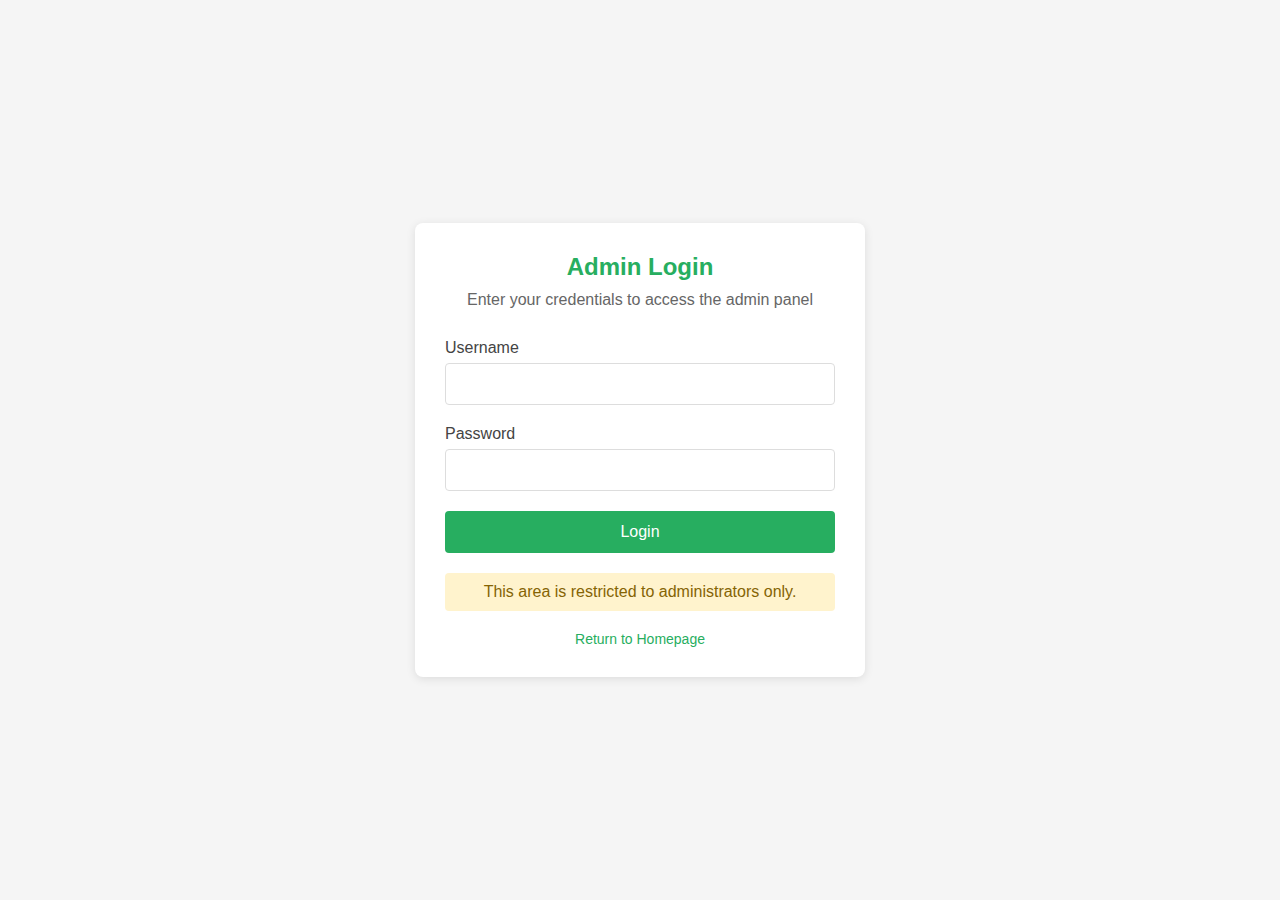
<file: html/adminlogin.html>
<!DOCTYPE html>
<html lang="en">
<head>
    <meta charset="UTF-8">
    <meta name="viewport" content="width=device-width, initial-scale=1.0">
    <title>Admin Login | TurnItGreen</title>
    <link rel="stylesheet" href="/css/adminlogin.css">
</head>
<body>
    <div class="login-container">
        <div class="login-header">
            <h1>Admin Login</h1>
            <p>Enter your credentials to access the admin panel</p>
        </div>
        
        <form id="adminLoginForm" class="login-form">
            <div class="form-group">
                <label for="username">Username</label>
                <input type="text" id="username" name="username" required>
                <span class="error-message" id="usernameError"></span>
            </div>
            
            <div class="form-group">
                <label for="password">Password</label>
                <input type="password" id="password" name="password" required>
                <span class="error-message" id="passwordError"></span>
            </div>
            
            <div class="form-group">
                <button type="submit" class="login-btn">Login</button>
            </div>
            
            <div class="restricted-notice">
                This area is restricted to administrators only.
            </div>
            
            <div class="return-link">
                <a href="index.html">Return to Homepage</a>
            </div>
        </form>
    </div>
    <script src="/js/adminlogin.js"></script>
</body>
</html>
</file>
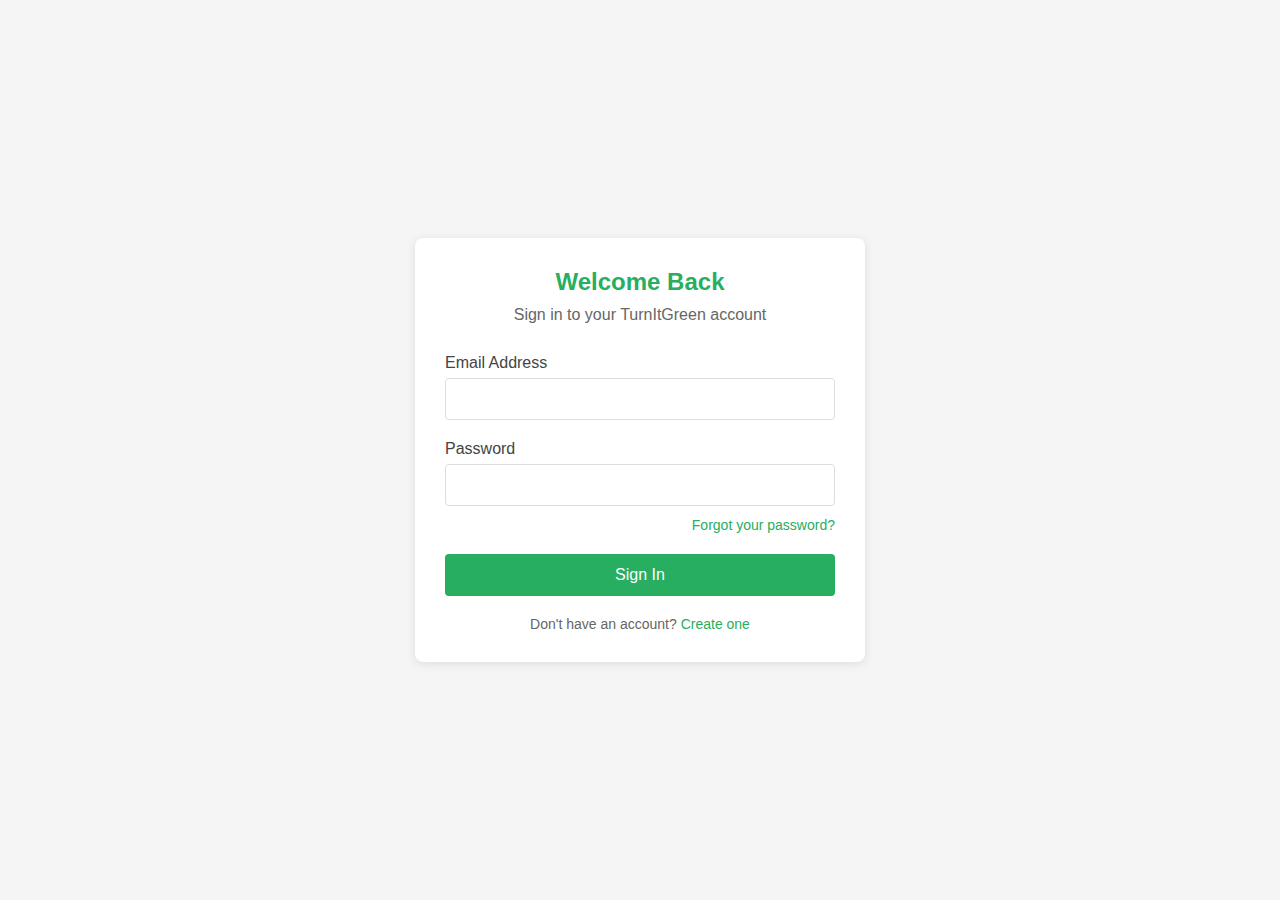
<file: html/login.html>
<!DOCTYPE html>
<html lang="en">
<head>
    <meta charset="UTF-8">
    <meta name="viewport" content="width=device-width, initial-scale=1.0">
    <title>Login | TurnItGreen</title>
    <link rel="stylesheet" href="/css/login.css">
</head>
<body>
    <div class="login-container">
        <div class="login-header">
            <h1>Welcome Back</h1>
            <p>Sign in to your TurnItGreen account</p>
        </div>
        
        <form id="loginForm" class="login-form">
            <div class="form-group">
                <label for="loginEmail">Email Address</label>
                <input type="email" id="loginEmail" name="loginEmail" required>
                <span class="error-message" id="loginEmailError"></span>
            </div>
            
            <div class="form-group">
                <label for="loginPassword">Password</label>
                <input type="password" id="loginPassword" name="loginPassword" required>
                <span class="error-message" id="loginPasswordError"></span>
            </div>
            
            <div class="forgot-password">
                <a href="#">Forgot your password?</a>
            </div>
            
            <div class="form-group">
                <button type="submit" class="login-btn">Sign In</button>
            </div>
            
            <div class="register-link">
                Don't have an account? <a href="register.html">Create one</a>
            </div>
        </form>
    </div>

    <script src="/js/login.js"></script>
</body>
</html>
</file>
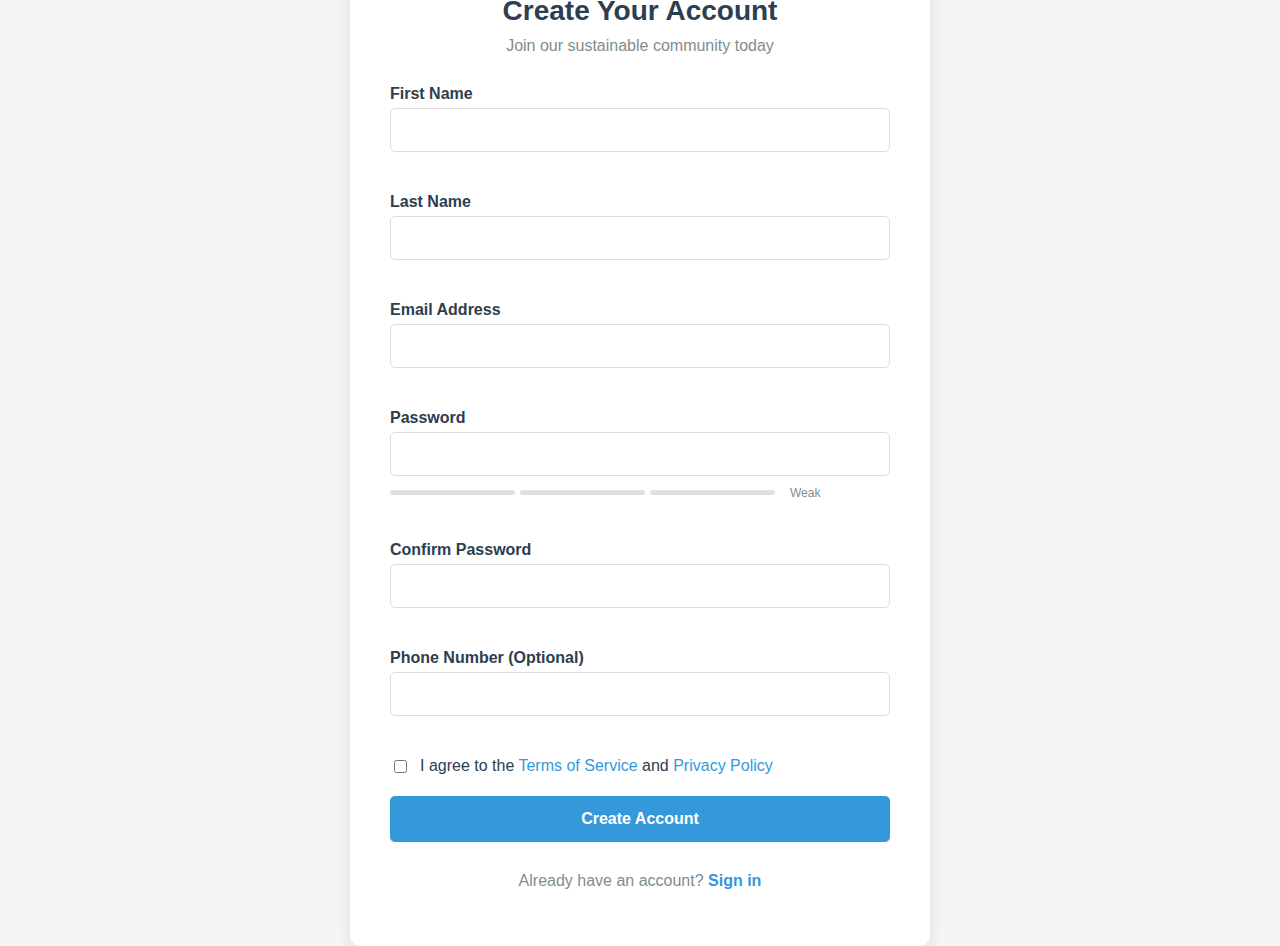
<file: html/register.html>
<html lang="en"><head>
    <meta charset="UTF-8">
    <meta name="viewport" content="width=device-width, initial-scale=1.0">
    <title>Register | TurnItGreen</title>
    <link rel="stylesheet" href="/css/register.css">
</head>
<body>
    <div class="register-container">
        <div class="register-header">
            <h1>Create Your Account</h1>
            <p>Join our sustainable community today</p>
        </div>
        
         <form id="registerForm" class="register-form"> 
            <div class="form-group">
                <label for="firstName">First Name</label>
                <input type="text" id="firstName" name="firstName" required="">
                <span class="error-message" id="firstNameError"></span>
            </div>
            
            <div class="form-group">
                <label for="lastName">Last Name</label>
                <input type="text" id="lastName" name="lastName" required="">
                <span class="error-message" id="lastNameError"></span>
            </div>
            
            <div class="form-group">
                <label for="email">Email Address</label>
                <input type="email" id="email" name="email" required="">
                <span class="error-message" id="emailError"></span>
            </div>
            
            <div class="form-group">
                <label for="password">Password</label>
                <input type="password" id="password" name="password" required="">
                <div class="password-strength">
                    <span class="strength-bar"></span>
                    <span class="strength-bar"></span>
                    <span class="strength-bar"></span>
                    <span class="strength-text" id="passwordStrength">Weak</span>
                </div>
                <span class="error-message" id="passwordError"></span>
            </div>
            
            <div class="form-group">
                <label for="confirmPassword">Confirm Password</label>
                <input type="password" id="confirmPassword" name="confirmPassword" required="">
                <span class="error-message" id="confirmPasswordError"></span>
            </div>
            
            <div class="form-group">
                <label for="phone">Phone Number (Optional)</label>
                <input type="tel" id="phone" name="phone">
                <span class="error-message" id="phoneError"></span>
            </div>
            
            <div class="form-group checkbox-group">
                <input type="checkbox" id="terms" name="terms" required="">
                <label for="terms">I agree to the <a href="#">Terms of Service</a> and <a href="#">Privacy Policy</a></label>
                <span class="error-message" id="termsError"></span>
            </div>
            
            <div class="form-group">
                <button type="submit" class="register-btn">Create Account</button>
            </div>
            
            <div class="login-link">
                Already have an account? <a href="login.html">Sign in</a>
            </div>
        </form>
    </div>

    <!-- Success Popup -->
    <div id="successPopup" class="success-popup">
        <div class="popup-content">
            <h3>Registration Successful!</h3>
            <p>Welcome to TurnItGreen, <span id="popupName"></span>!</p>
            <p>Your account has been created with email: <span id="popupEmail"></span></p>
            <p>Registration date: <span id="popupDate"></span></p>
            <button id="continueBtn" class="continue-btn">Continue to Site</button>
        </div>
    </div>

    <script src="/js/register.js"></script>
</body></html>
</file>
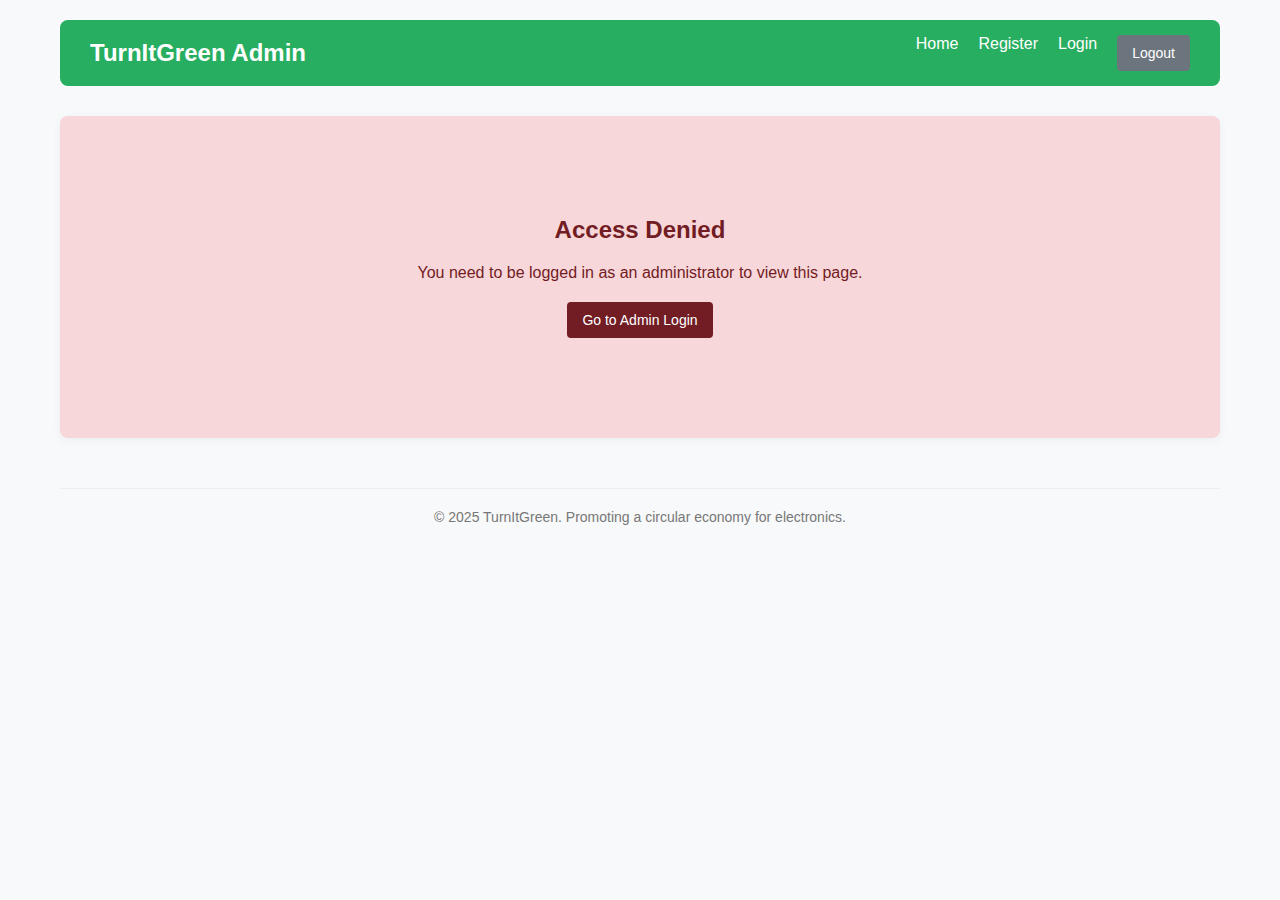
<file: html/viewusers.html>
<!DOCTYPE html>
<html lang="en">
<head>
    <meta charset="UTF-8">
    <meta name="viewport" content="width=device-width, initial-scale=1.0">
    <title>Admin Panel | TurnItGreen</title>
    <link rel="stylesheet" href="/css/viewusers.css">
</head>
<body>
    <nav class="navbar">
        <div class="logo">TurnItGreen Admin</div>
        <div class="nav-links">
            <a href="index.html">Home</a>
            <a href="register.html">Register</a>
            <a href="login.html">Login</a>
            <button id="adminLogoutBtn" class="button secondary">Logout</button>
        </div>
    </nav>
    
    <div id="mainContent">
        <!-- Content will be loaded here based on admin authentication -->
    </div>
    
    <footer class="footer">
        <p>&copy; 2025 TurnItGreen. Promoting a circular economy for electronics.</p>
    </footer>
    <script src="/js/viewusers.js"></script>
</body>
</html>
</file>
<file: css/adminlogin.css>
* {
            box-sizing: border-box;
            margin: 0;
            padding: 0;
            font-family: 'Segoe UI', Tahoma, Geneva, Verdana, sans-serif;
        }
        
        body {
            background-color: #f5f5f5;
            display: flex;
            justify-content: center;
            align-items: center;
            min-height: 100vh;
            padding: 20px;
        }
        
        .login-container {
            background-color: white;
            border-radius: 8px;
            box-shadow: 0 2px 10px rgba(0, 0, 0, 0.1);
            max-width: 450px;
            width: 100%;
            padding: 30px;
        }
        
        .login-header {
            text-align: center;
            margin-bottom: 30px;
        }
        
        .login-header h1 {
            color: #27ae60;
            font-size: 24px;
            margin-bottom: 10px;
        }
        
        .login-header p {
            color: #666;
            font-size: 16px;
        }
        
        .login-form .form-group {
            margin-bottom: 20px;
        }
        
        .login-form label {
            display: block;
            margin-bottom: 6px;
            font-weight: 500;
            color: #444;
        }
        
        .login-form input {
            width: 100%;
            padding: 12px;
            border: 1px solid #ddd;
            border-radius: 4px;
            font-size: 14px;
            transition: border-color 0.3s;
        }
        
        .login-form input:focus {
            border-color: #27ae60;
            outline: none;
        }
        
        .error-message {
            color: #e74c3c;
            font-size: 12px;
            margin-top: 4px;
            display: block;
        }
        
        .restricted-notice {
            text-align: center;
            margin-top: 20px;
            padding: 10px;
            background-color: #fff3cd;
            border-radius: 4px;
            color: #856404;
        }
        
        .login-btn {
            background-color: #27ae60;
            border: none;
            border-radius: 4px;
            color: white;
            cursor: pointer;
            font-size: 16px;
            font-weight: 500;
            padding: 12px;
            width: 100%;
            transition: background-color 0.3s;
        }
        
        .login-btn:hover {
            background-color: #219651;
        }
        
        .return-link {
            text-align: center;
            margin-top: 20px;
            font-size: 14px;
            color: #666;
        }
        
        .return-link a {
            color: #27ae60;
            text-decoration: none;
        }
        
        .return-link a:hover {
            text-decoration: underline;
        }
</file>
<file: css/login.css>
* {
    box-sizing: border-box;
    margin: 0;
    padding: 0;
    font-family: 'Segoe UI', Tahoma, Geneva, Verdana, sans-serif;
}

body {
    background-color: #f5f5f5;
    display: flex;
    justify-content: center;
    align-items: center;
    min-height: 100vh;
    padding: 20px;
}

.login-container {
    background-color: white;
    border-radius: 8px;
    box-shadow: 0 2px 10px rgba(0, 0, 0, 0.1);
    max-width: 450px;
    width: 100%;
    padding: 30px;
}

.login-header {
    text-align: center;
    margin-bottom: 30px;
}

.login-header h1 {
    color: #27ae60;
    font-size: 24px;
    margin-bottom: 10px;
}

.login-header p {
    color: #666;
    font-size: 16px;
}

.login-form .form-group {
    margin-bottom: 20px;
}

.login-form label {
    display: block;
    margin-bottom: 6px;
    font-weight: 500;
    color: #444;
}

.login-form input[type="email"],
.login-form input[type="password"] {
    width: 100%;
    padding: 12px;
    border: 1px solid #ddd;
    border-radius: 4px;
    font-size: 14px;
    transition: border-color 0.3s;
}

.login-form input:focus {
    border-color: #27ae60;
    outline: none;
}

.error-message {
    color: #e74c3c;
    font-size: 12px;
    margin-top: 4px;
    display: block;
}

.login-btn {
    background-color: #27ae60;
    border: none;
    border-radius: 4px;
    color: white;
    cursor: pointer;
    font-size: 16px;
    font-weight: 500;
    padding: 12px;
    width: 100%;
    transition: background-color 0.3s;
}

.login-btn:hover {
    background-color: #219651;
}

.register-link {
    text-align: center;
    margin-top: 20px;
    font-size: 14px;
    color: #666;
}

.register-link a {
    color: #27ae60;
    text-decoration: none;
}

.register-link a:hover {
    text-decoration: underline;
}

.forgot-password {
    text-align: right;
    margin-top: -10px;
    margin-bottom: 20px;
}

.forgot-password a {
    color: #27ae60;
    font-size: 14px;
    text-decoration: none;
}

.forgot-password a:hover {
    text-decoration: underline;
}
</file>
<file: css/register.css>
/* General Styles */
body {
    font-family: 'Segoe UI', Tahoma, Geneva, Verdana, sans-serif;
    background-color: #f5f5f7;
    margin: 0;
    padding: 0;
    display: flex;
    justify-content: center;
    align-items: center;
    min-height: 100vh;
    color: #333;
}

/* Register Container */
.register-container {
    background-color: white;
    border-radius: 10px;
    box-shadow: 0 5px 15px rgba(0, 0, 0, 0.1);
    width: 100%;
    max-width: 500px;
    padding: 40px;
    margin: 20px;
}

.register-header {
    text-align: center;
    margin-bottom: 30px;
}

.register-header h1 {
    color: #2c3e50;
    margin: 0;
    font-size: 28px;
}

.register-header p {
    color: #7f8c8d;
    margin-top: 10px;
}

/* Form Styles */
.register-form {
    display: flex;
    flex-direction: column;
    gap: 20px;
}

.form-group {
    display: flex;
    flex-direction: column;
    gap: 5px;
}

.form-group label {
    font-weight: 600;
    color: #2c3e50;
}

.form-group input {
    padding: 12px 15px;
    border: 1px solid #ddd;
    border-radius: 5px;
    font-size: 16px;
    transition: border-color 0.3s;
}

.form-group input:focus {
    outline: none;
    border-color: #3498db;
}

/* Password Strength Meter */
.password-strength {
    display: flex;
    align-items: center;
    gap: 5px;
    margin-top: 5px;
}

.strength-bar {
    height: 5px;
    width: 25%;
    background-color: #e0e0e0;
    border-radius: 5px;
    transition: all 0.3s;
}

.strength-text {
    font-size: 12px;
    margin-left: 10px;
    color: #7f8c8d;
}

/* Checkbox Styles */
.checkbox-group {
    flex-direction: row;
    align-items: center;
    gap: 10px;
}

.checkbox-group input {
    width: auto;
}

.checkbox-group label {
    font-weight: normal;
}

.checkbox-group a {
    color: #3498db;
    text-decoration: none;
}

.checkbox-group a:hover {
    text-decoration: underline;
}

/* Button Styles */
.register-btn {
    background-color: #3498db;
    color: white;
    border: none;
    padding: 14px;
    border-radius: 5px;
    font-size: 16px;
    font-weight: 600;
    cursor: pointer;
    transition: background-color 0.3s;
}

.register-btn:hover {
    background-color: #2980b9;
}

/* Link Styles */
.login-link {
    text-align: center;
    margin-top: 10px;
    color: #7f8c8d;
}

.login-link a {
    color: #3498db;
    text-decoration: none;
    font-weight: 600;
}

.login-link a:hover {
    text-decoration: underline;
}

/* Error Messages */
.error-message {
    color: #e74c3c;
    font-size: 13px;
    height: 16px;
}

/* Responsive Design */
@media (max-width: 600px) {
    .register-container {
        padding: 30px 20px;
    }
}

/* Add the success popup styles at the end of the file */

.success-popup {
    position: fixed;
    top: 0;
    left: 0;
    width: 100%;
    height: 100%;
    background-color: rgba(0, 0, 0, 0.5);
    display: none;
    justify-content: center;
    align-items: center;
    z-index: 1000;
}

.success-popup.active {
    display: flex;
}

.popup-content {
    background-color: white;
    padding: 30px;
    border-radius: 8px;
    box-shadow: 0 4px 16px rgba(0, 0, 0, 0.2);
    max-width: 450px;
    width: 100%;
    text-align: center;
}

.popup-content h3 {
    color: #2ecc71;
    margin-bottom: 15px;
    font-size: 24px;
}

.popup-content p {
    margin-bottom: 10px;
    color: #555;
}

.popup-content span {
    font-weight: bold;
    color: #333;
}

.continue-btn {
    background-color: #2ecc71;
    color: white;
    border: none;
    padding: 12px 24px;
    border-radius: 4px;
    font-size: 16px;
    font-weight: 500;
    cursor: pointer;
    margin-top: 20px;
    transition: background-color 0.3s;
}

.continue-btn:hover {
    background-color: #27ae60;
}
</file>
<file: css/viewusers.css>
* {
    box-sizing: border-box;
    margin: 0;
    padding: 0;
    font-family: 'Segoe UI', Tahoma, Geneva, Verdana, sans-serif;
}

body {
    background-color: #f8f9fa;
    color: #333;
    max-width: 1200px;
    margin: 0 auto;
    padding: 20px;
}

.navbar {
    background-color: #27ae60;
    color: white;
    padding: 15px 30px;
    display: flex;
    justify-content: space-between;
    align-items: center;
    border-radius: 8px;
    margin-bottom: 30px;
}

.logo {
    font-size: 24px;
    font-weight: bold;
}

.nav-links {
    display: flex;
    gap: 20px;
}

.nav-links a {
    color: white;
    text-decoration: none;
    font-size: 16px;
    transition: opacity 0.3s;
}

.nav-links a:hover {
    opacity: 0.8;
}

h1 {
    color: #27ae60;
    margin-bottom: 20px;
}

.stats-container {
    display: grid;
    grid-template-columns: repeat(auto-fill, minmax(200px, 1fr));
    gap: 20px;
    margin-bottom: 30px;
}

.stat-card {
    background-color: white;
    border-radius: 8px;
    padding: 20px;
    box-shadow: 0 2px 10px rgba(0, 0, 0, 0.05);
    text-align: center;
}

.stat-value {
    font-size: 28px;
    font-weight: bold;
    color: #27ae60;
    margin-bottom: 10px;
}

.stat-label {
    color: #666;
    font-size: 14px;
}

.tools {
    background-color: white;
    border-radius: 8px;
    padding: 20px;
    margin-bottom: 30px;
    box-shadow: 0 2px 10px rgba(0, 0, 0, 0.05);
    display: flex;
    justify-content: space-between;
    align-items: center;
    flex-wrap: wrap;
    gap: 15px;
}

.search-bar {
    display: flex;
    flex: 1;
    min-width: 250px;
}

.search-bar input {
    flex: 1;
    padding: 10px 15px;
    border: 1px solid #ddd;
    border-radius: 4px 0 0 4px;
    font-size: 16px;
}

.search-bar button {
    background-color: #27ae60;
    color: white;
    border: none;
    padding: 10px 15px;
    border-radius: 0 4px 4px 0;
    cursor: pointer;
}

.action-buttons {
    display: flex;
    gap: 10px;
}

.button {
    padding: 10px 15px;
    background-color: #27ae60;
    color: white;
    border: none;
    border-radius: 4px;
    cursor: pointer;
    text-decoration: none;
    font-size: 14px;
    display: inline-block;
    transition: background-color 0.3s;
}

.button:hover {
    background-color: #219651;
}

.button.secondary {
    background-color: #6c757d;
}

.button.secondary:hover {
    background-color: #5a6268;
}

table {
    width: 100%;
    border-collapse: collapse;
    background-color: white;
    border-radius: 8px;
    overflow: hidden;
    box-shadow: 0 2px 10px rgba(0, 0, 0, 0.05);
}

th, td {
    padding: 15px;
    text-align: left;
    border-bottom: 1px solid #eee;
}

th {
    background-color: #f8f9fa;
    font-weight: 600;
    color: #444;
}

tr:last-child td {
    border-bottom: none;
}

tr:hover {
    background-color: #f8f9fa;
}

.no-users {
    padding: 50px 20px;
    background-color: white;
    border-radius: 8px;
    text-align: center;
    box-shadow: 0 2px 10px rgba(0, 0, 0, 0.05);
    color: #666;
    font-size: 18px;
}

.footer {
    margin-top: 50px;
    text-align: center;
    color: #777;
    font-size: 14px;
    padding: 20px 0;
    border-top: 1px solid #eee;
}

.admin-banner {
    background-color: #27ae60;
    color: white;
    text-align: center;
    padding: 10px;
    margin-bottom: 20px;
    border-radius: 4px;
}

.access-denied {
    background-color: #f8d7da;
    color: #721c24;
    padding: 100px 20px;
    text-align: center;
    border-radius: 8px;
    box-shadow: 0 2px 10px rgba(0, 0, 0, 0.05);
}

.access-denied h2 {
    margin-bottom: 20px;
}

.access-denied .button {
    background-color: #721c24;
    margin-top: 20px;
}

.access-denied .button:hover {
    background-color: #5c171d;
}
</file>
